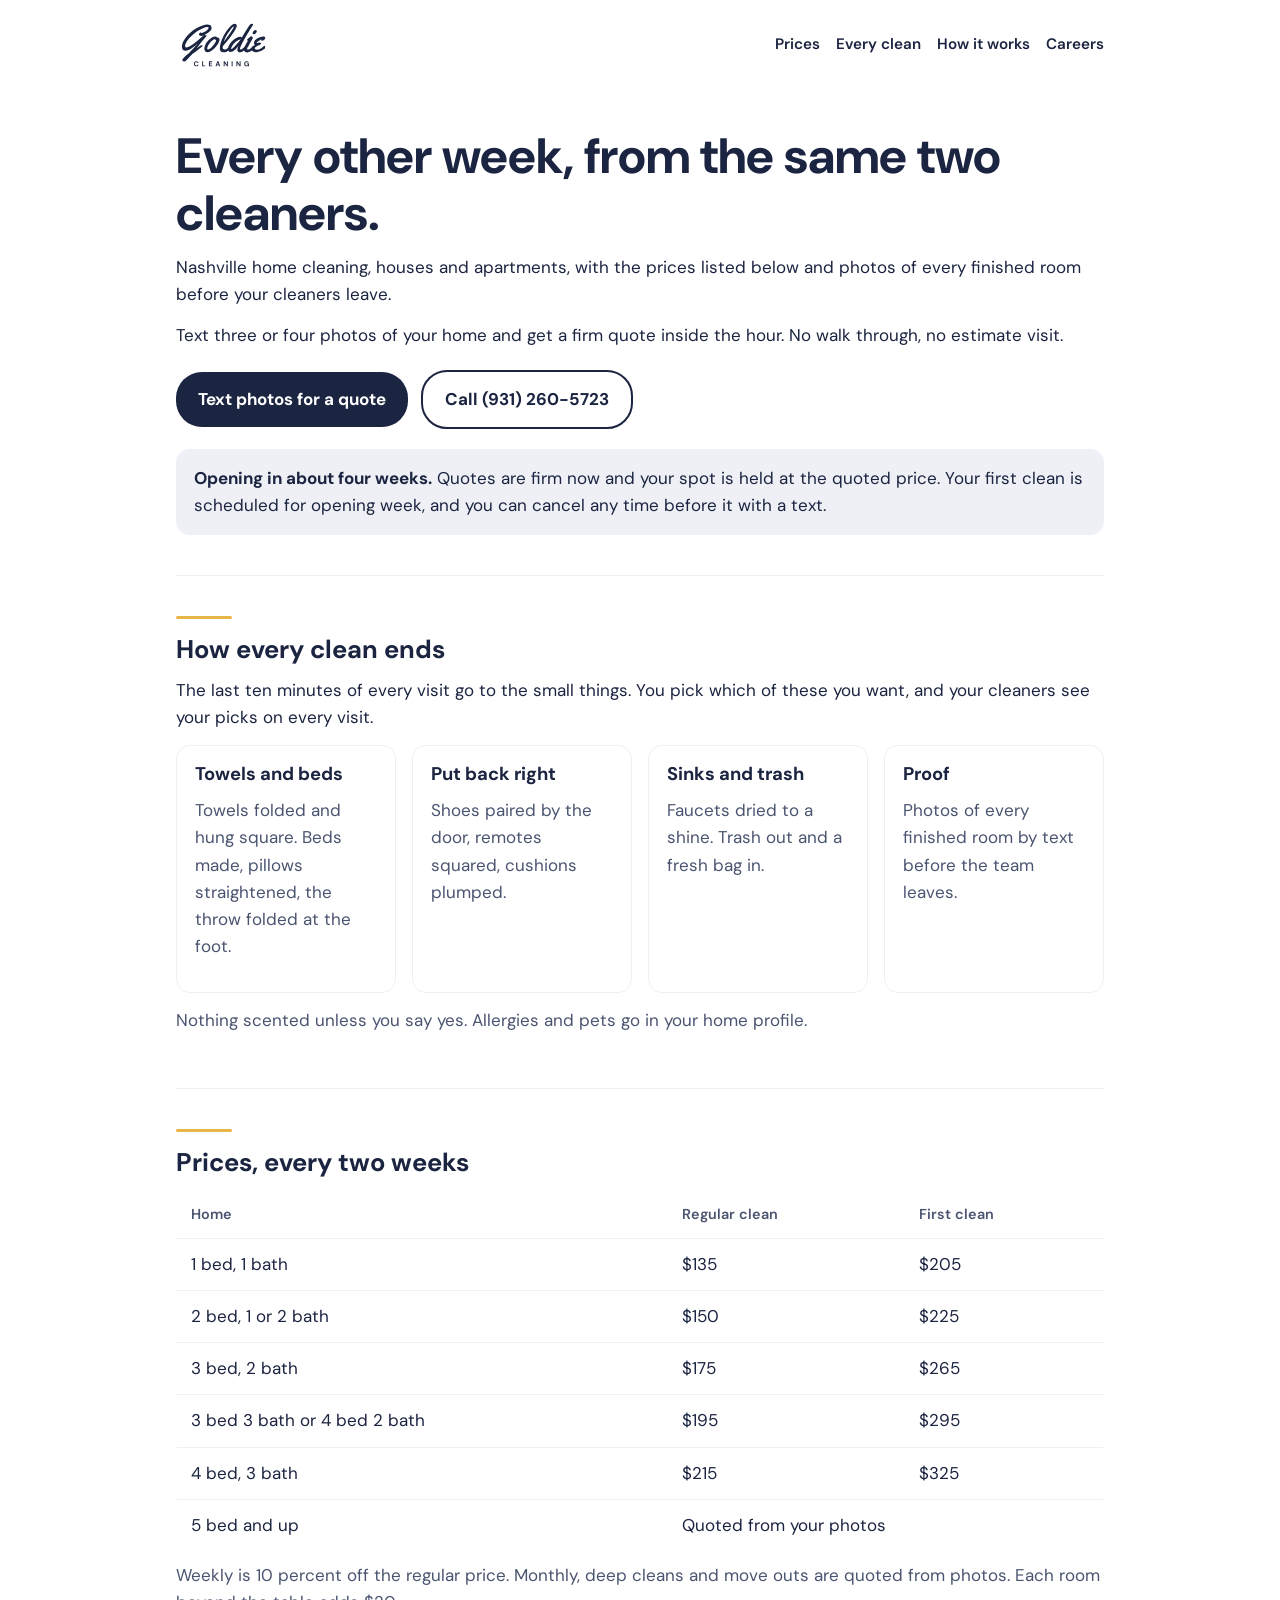
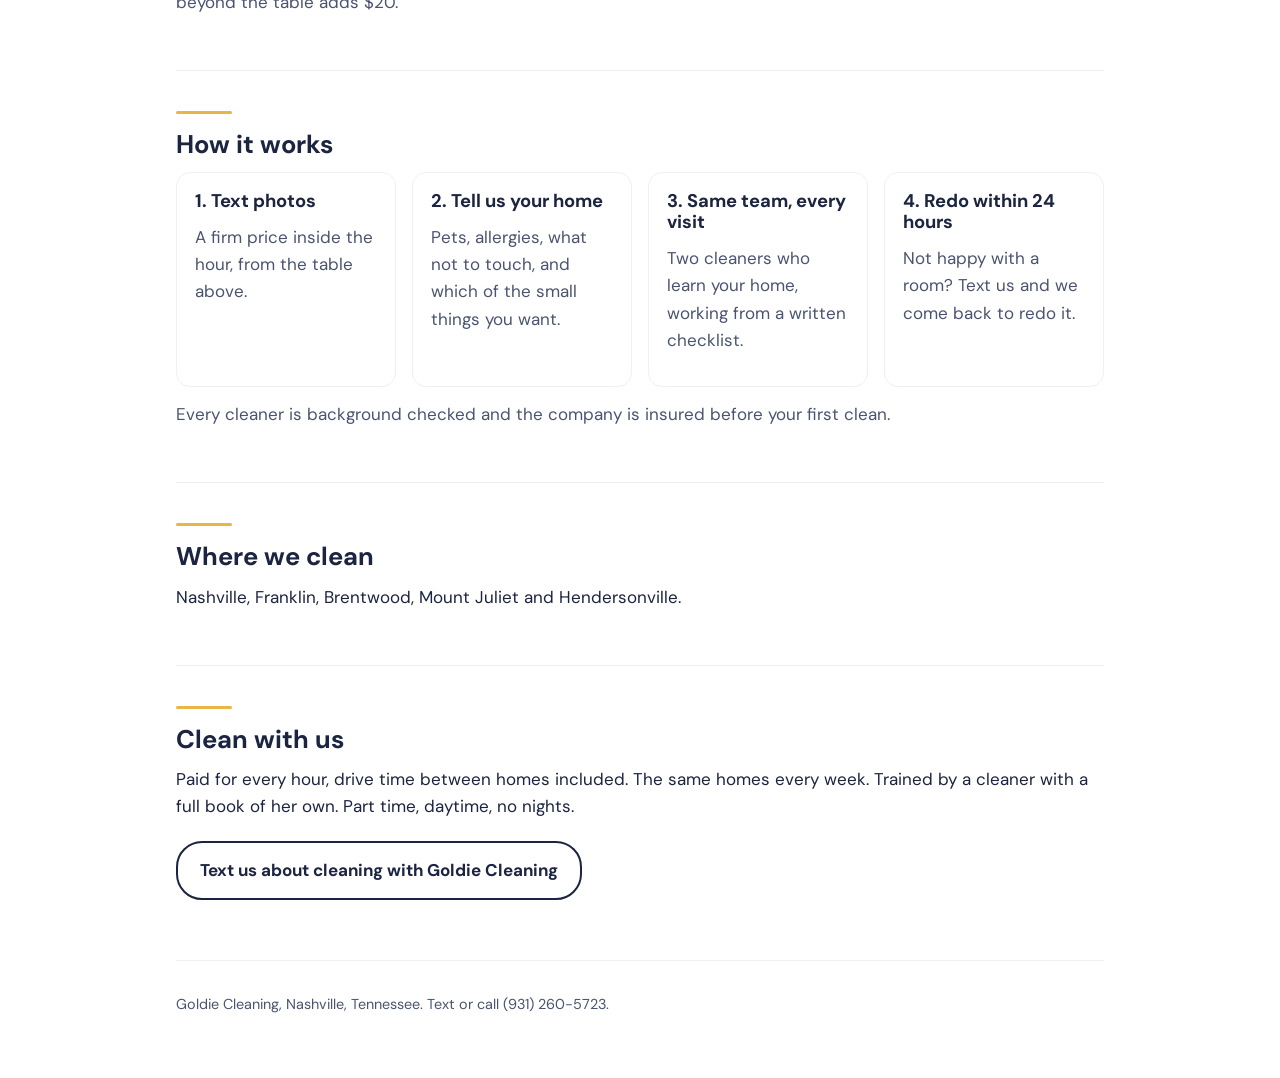
<file: index.html>
<!doctype html>
<html lang="en">
<head>
<meta charset="utf-8">
<meta name="viewport" content="width=device-width, initial-scale=1">
<title>Goldie Cleaning | Nashville, Prices Listed</title>
<meta name="description" content="Nashville home cleaning, houses and apartments, with published prices, the same two cleaners every visit, and photos of every finished room. Text photos for a firm quote inside the hour.">
<meta property="og:title" content="Goldie Cleaning | Nashville, Prices Listed">
<meta property="og:description" content="Every other week, from the same two cleaners. Published prices and photos of every finished room.">
<meta property="og:image" content="assets/mark.svg">
<link rel="icon" href="assets/mark.svg" type="image/svg+xml">
<link rel="stylesheet" href="assets/site.css">
<script type="application/ld+json">
{"@context":"https://schema.org","@type":"HouseCleaningService","name":"Goldie Cleaning","telephone":"+1-931-260-5723","areaServed":["Nashville TN","Franklin TN","Brentwood TN","Mount Juliet TN","Hendersonville TN"],"priceRange":"$135 to $325"}
</script>
</head>
<body>
<div class="wrap">
<header class="top">
  <a href="./"><picture><source srcset="assets/lockup-light.svg" media="(prefers-color-scheme: dark)"><img src="assets/lockup.svg" alt="Goldie Cleaning"></picture></a>
  <nav><a href="#prices">Prices</a><a href="#every-clean">Every clean</a><a href="#how">How it works</a><a href="#careers">Careers</a></nav>
</header>

<section>
  <h1>Every other week, from the same two cleaners.</h1>
  <p>Nashville home cleaning, houses and apartments, with the prices listed below and photos of every finished room before your cleaners leave.</p>
  <p>Text three or four photos of your home and get a firm quote inside the hour. No walk through, no estimate visit.</p>
  <p>
    <a class="cta" href="sms:+19312605723&amp;body=Hi%2C%20I%27d%20like%20a%20cleaning%20quote.%20Here%20are%20a%20few%20photos%20of%20my%20home." onclick="if(window.gtag){gtag('event','text_click')}">Text photos for a quote</a>
    <a class="cta alt" href="tel:+19312605723" onclick="if(window.gtag){gtag('event','call_click')}">Call (931) 260-5723</a>
  </p>
  <div class="note"><strong>Opening in about four weeks.</strong> Quotes are firm now and your spot is held at the quoted price. Your first clean is scheduled for opening week, and you can cancel any time before it with a text.</div>
</section>

<section id="every-clean">
  <div class="rule"></div>
  <h2>How every clean ends</h2>
  <p>The last ten minutes of every visit go to the small things. You pick which of these you want, and your cleaners see your picks on every visit.</p>
  <div class="grid">
    <div class="card"><h3>Towels and beds</h3><p class="muted">Towels folded and hung square. Beds made, pillows straightened, the throw folded at the foot.</p></div>
    <div class="card"><h3>Put back right</h3><p class="muted">Shoes paired by the door, remotes squared, cushions plumped.</p></div>
    <div class="card"><h3>Sinks and trash</h3><p class="muted">Faucets dried to a shine. Trash out and a fresh bag in.</p></div>
    <div class="card"><h3>Proof</h3><p class="muted">Photos of every finished room by text before the team leaves.</p></div>
  </div>
  <p class="muted" style="margin-top:14px">Nothing scented unless you say yes. Allergies and pets go in your home profile.</p>
</section>

<section id="prices">
  <div class="rule"></div>
  <h2>Prices, every two weeks</h2>
  <table>
    <tr><th>Home</th><th>Regular clean</th><th>First clean</th></tr>
    <tr><td>1 bed, 1 bath</td><td>$135</td><td>$205</td></tr>
    <tr><td>2 bed, 1 or 2 bath</td><td>$150</td><td>$225</td></tr>
    <tr><td>3 bed, 2 bath</td><td>$175</td><td>$265</td></tr>
    <tr><td>3 bed 3 bath or 4 bed 2 bath</td><td>$195</td><td>$295</td></tr>
    <tr><td>4 bed, 3 bath</td><td>$215</td><td>$325</td></tr>
    <tr><td>5 bed and up</td><td colspan="2">Quoted from your photos</td></tr>
  </table>
  <p class="muted" style="margin-top:10px">Weekly is 10 percent off the regular price. Monthly, deep cleans and move outs are quoted from photos. Each room beyond the table adds $20.</p>
</section>

<section id="how">
  <div class="rule"></div>
  <h2>How it works</h2>
  <div class="grid">
    <div class="card"><h3>1. Text photos</h3><p class="muted">A firm price inside the hour, from the table above.</p></div>
    <div class="card"><h3>2. Tell us your home</h3><p class="muted">Pets, allergies, what not to touch, and which of the small things you want.</p></div>
    <div class="card"><h3>3. Same team, every visit</h3><p class="muted">Two cleaners who learn your home, working from a written checklist.</p></div>
    <div class="card"><h3>4. Redo within 24 hours</h3><p class="muted">Not happy with a room? Text us and we come back to redo it.</p></div>
  </div>
  <p class="muted" style="margin-top:14px">Every cleaner is background checked and the company is insured before your first clean.</p>
</section>

<section id="areas">
  <div class="rule"></div>
  <h2>Where we clean</h2>
  <p>Nashville, Franklin, Brentwood, Mount Juliet and Hendersonville.</p>
</section>

<section id="careers">
  <div class="rule"></div>
  <h2>Clean with us</h2>
  <p>Paid for every hour, drive time between homes included. The same homes every week. Trained by a cleaner with a full book of her own. Part time, daytime, no nights.</p>
  <p><a class="cta alt" href="sms:+19312605723&amp;body=Hi%2C%20I%27m%20interested%20in%20cleaning%20with%20Goldie%20Cleaning.">Text us about cleaning with Goldie Cleaning</a></p>
</section>

<footer>
  <p>Goldie Cleaning, Nashville, Tennessee. Text or call (931) 260-5723.</p>
</footer>
</div>
</body>
</html>
</file>
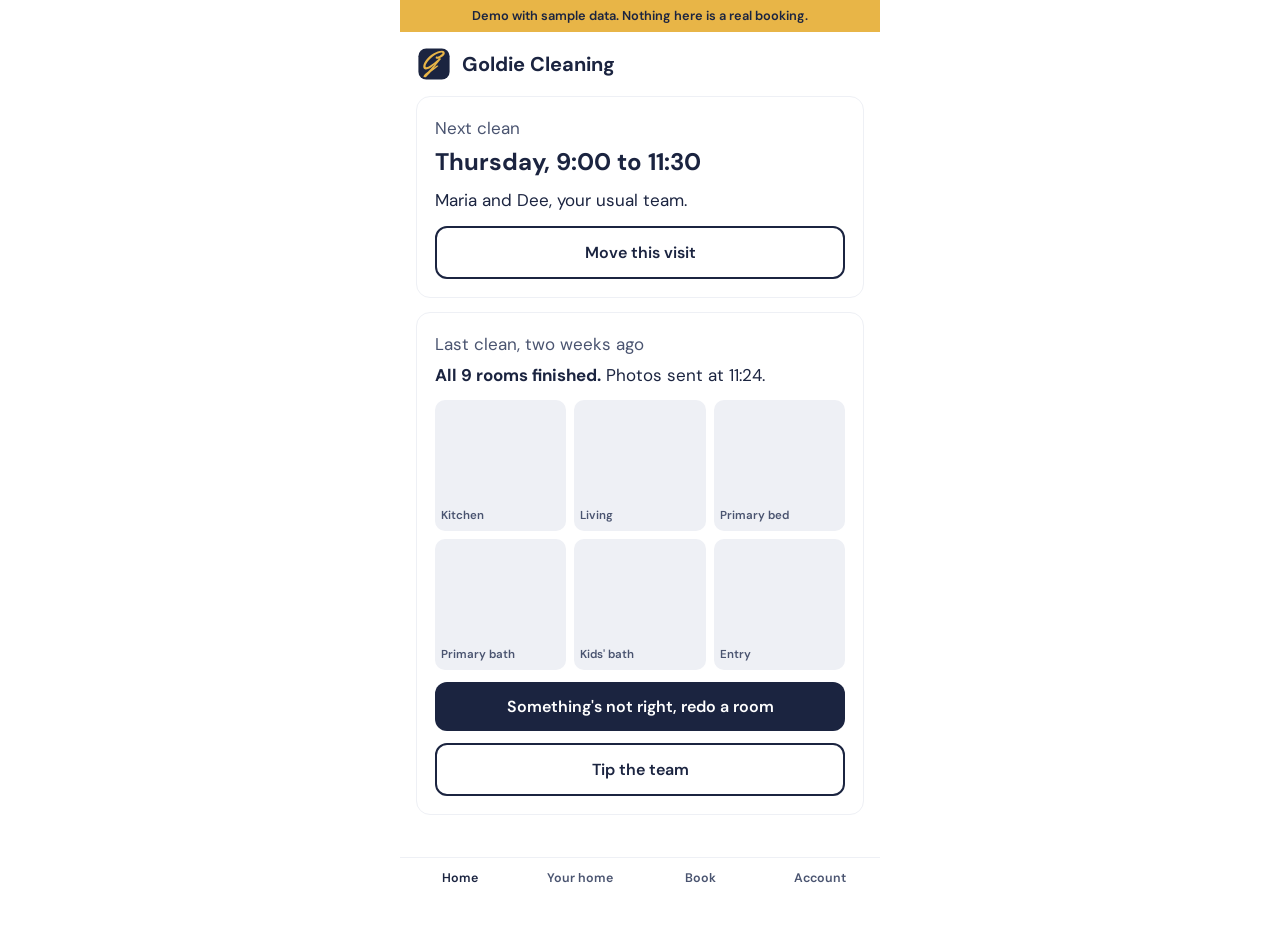
<file: app/index.html>
<!doctype html>
<html lang="en">
<head>
<meta charset="utf-8">
<meta name="viewport" content="width=device-width, initial-scale=1, viewport-fit=cover">
<title>Goldie Cleaning App</title>
<meta name="description" content="Prototype of the Goldie Cleaning client app: your home profile, your schedule, photos of every finished room.">
<meta name="theme-color" content="#1B2440">
<link rel="manifest" href="manifest.json">
<link rel="icon" href="../assets/mark.svg" type="image/svg+xml">
<link rel="apple-touch-icon" href="../assets/mark.svg">
<link rel="stylesheet" href="../assets/site.css">
<style>
body{padding-bottom:84px;max-width:480px;margin:0 auto}
nav.tabs{max-width:480px;margin:0 auto}
.demo{background:var(--gold);color:#1B2440;text-align:center;font-size:.8rem;font-weight:600;padding:6px 16px}
.bar{display:flex;align-items:center;gap:10px;padding:14px 16px}
.bar img{width:36px;height:36px}.bar b{font-weight:700;font-size:1.25rem;color:var(--brand)}
.screen{display:none;padding:0 16px 16px}.screen.on{display:block}
.card{margin-bottom:14px}
.big{font-weight:700;font-size:1.5rem;color:var(--brand);margin:0}
.photos{display:grid;grid-template-columns:repeat(3,1fr);gap:8px;margin-top:10px}
.ph{aspect-ratio:1;border-radius:10px;background:var(--mist);display:flex;align-items:flex-end;padding:6px;font-size:.72rem;font-weight:600;color:var(--muted)}
.row{display:flex;justify-content:space-between;align-items:center;gap:12px;padding:12px 0;border-bottom:1px solid var(--mist)}
.row:last-child{border-bottom:0}.row small{display:block;color:var(--muted);font-size:.85rem}
.sw{position:relative;width:50px;height:30px;flex:none}.sw input{opacity:0;width:0;height:0}
.sw span{position:absolute;inset:0;background:var(--mist);border-radius:30px;transition:.2s}
.sw span:before{content:"";position:absolute;width:24px;height:24px;left:3px;top:3px;background:#fff;border-radius:50%;transition:.2s}
.sw input:checked+span{background:var(--brand)}.sw input:checked+span:before{transform:translateX(20px)}
textarea,input[type=text],select{width:100%;font:inherit;padding:10px 12px;border:1px solid var(--mist);border-radius:10px;background:var(--bg);color:var(--ink)}
label.f{display:block;font-weight:600;margin:12px 0 6px}
.btn{display:block;width:100%;text-align:center;background:var(--brand);color:var(--on-brand);border:0;border-radius:12px;padding:14px;font:600 1rem 'DM Sans',sans-serif;margin-top:12px;cursor:pointer}
.btn.alt{background:transparent;color:var(--brand);border:2px solid var(--brand)}
nav.tabs{position:fixed;left:0;right:0;bottom:0;display:flex;background:var(--card);border-top:1px solid var(--mist);padding-bottom:env(safe-area-inset-bottom)}
nav.tabs button{flex:1;background:none;border:0;padding:12px 4px 14px;font:600 .78rem 'DM Sans',sans-serif;color:var(--muted);cursor:pointer}
nav.tabs button.on{color:var(--brand)}
.pill{display:inline-block;background:var(--mist);border-radius:20px;padding:3px 10px;font-size:.8rem;font-weight:600;margin:2px 4px 2px 0}
.toast{position:fixed;left:16px;right:16px;bottom:96px;background:var(--brand);color:var(--on-brand);padding:12px 16px;border-radius:12px;font-weight:600;display:none}
</style>
</head>
<body>
<div class="demo">Demo with sample data. Nothing here is a real booking.</div>
<div class="bar"><img src="../assets/mark.svg" alt=""><b>Goldie Cleaning</b></div>

<main>
<div class="screen on" id="s-home">
  <div class="card">
    <p class="muted" style="margin:0">Next clean</p>
    <p class="big">Thursday, 9:00 to 11:30</p>
    <p style="margin:6px 0 0">Maria and Dee, your usual team.</p>
    <button class="btn alt" onclick="toast('In the real app this opens two new times to pick from.')">Move this visit</button>
  </div>
  <div class="card">
    <p class="muted" style="margin:0">Last clean, two weeks ago</p>
    <p style="margin:4px 0 0"><strong>All 9 rooms finished.</strong> Photos sent at 11:24.</p>
    <div class="photos">
      <div class="ph">Kitchen</div><div class="ph">Living</div><div class="ph">Primary bed</div>
      <div class="ph">Primary bath</div><div class="ph">Kids' bath</div><div class="ph">Entry</div>
    </div>
    <button class="btn" onclick="toast('Redo requested. Someone texts you within the hour to set a time inside 24 hours.')">Something's not right, redo a room</button>
    <button class="btn alt" onclick="toast('Tip sent to Maria and Dee, split evenly.')">Tip the team</button>
  </div>
</div>

<div class="screen" id="s-mine">
  <h2>Your home</h2>
  <p class="muted">Your cleaners see this on every visit.</p>
  <div class="card" id="finish"></div>
  <div class="card">
    <label class="f" for="pets">Pets</label><input type="text" id="pets" value="Biscuit, golden retriever, friendly, stays in the yard">
    <label class="f" for="allergy">Allergies</label><input type="text" id="allergy" value="Tree nuts in the house">
    <label class="f" for="dont">Please don't touch</label><textarea id="dont" rows="2">Paperwork on the office desk. The piano.</textarea>
    <label class="f" for="bdays">Birthdays we can remember</label><input type="text" id="bdays" value="Sam, 14 March. Lily, 2 June.">
    <label class="f" for="entry">How we get in</label>
    <select id="entry"><option>Smart lock code, set for the cleaning window</option><option>Our lockbox</option><option>Someone is home</option></select>
    <button class="btn" onclick="save()">Save</button>
  </div>
</div>

<div class="screen" id="s-book">
  <h2>Quote or add a clean</h2>
  <p class="muted">Send three or four photos and get a firm price inside the hour.</p>
  <div class="card">
    <label class="f" for="what">What do you need</label>
    <select id="what"><option>A deep clean before the holidays</option><option>A move out clean</option><option>An extra regular clean this month</option><option>A gift clean for someone else</option></select>
    <label class="f" for="when">When</label><input type="text" id="when" placeholder="Any weekday the week of the 16th">
    <button class="btn alt" onclick="toast('In the real app this opens your camera.')">Add photos</button>
    <button class="btn" onclick="toast('Sent. A firm price comes back by text inside the hour.')">Get my price</button>
  </div>
</div>

<div class="screen" id="s-acct">
  <h2>Account</h2>
  <div class="card">
    <div class="row"><div>Every two weeks, Thursdays<small>3 bed, 2 bath</small></div><b>$175</b></div>
    <div class="row"><div>Card on file<small>Charged after each clean</small></div><span class="pill">Visa 4242</span></div>
    <div class="row"><div>Skip a visit<small>Free with 48 hours' notice</small></div><button class="pill" style="border:0;cursor:pointer" onclick="toast('Skipped. Your next clean is in four weeks.')">Skip next</button></div>
  </div>
  <div class="card">
    <h3>Give a clean, get a clean</h3>
    <p class="muted">When a friend books and finishes their second clean, you both get $25 off.</p>
    <button class="btn" onclick="toast('Your link is copied.')">Share my link</button>
  </div>
</div>
</main>

<div class="toast" id="toast"></div>
<nav class="tabs">
  <button class="on" data-s="s-home">Home</button>
  <button data-s="s-mine">Your home</button>
  <button data-s="s-book">Book</button>
  <button data-s="s-acct">Account</button>
</nav>

<script>
const FINISH=[["towels","Towels folded and hung square",true],["beds","Beds made, pillows squared",true],["shoes","Shoes paired, remotes squared",true],["light","Entry light on if you're home after dark",true],["scent","A light scent",false],["card","A card on your birthday",true]];
let prefs={};try{prefs=JSON.parse(localStorage.getItem('whistle-prefs')||'{}')}catch(e){}
const f=document.getElementById('finish');
f.innerHTML='<h3>How every clean ends</h3>'+FINISH.map(([k,t,d])=>{const on=k in prefs?prefs[k]:d;return `<div class="row"><div>${t}</div><label class="sw"><input type="checkbox" data-k="${k}" ${on?'checked':''}><span></span></label></div>`}).join('');
f.addEventListener('change',e=>{const k=e.target.dataset.k;if(!k)return;prefs[k]=e.target.checked;try{localStorage.setItem('whistle-prefs',JSON.stringify(prefs))}catch(_){};toast('Saved. Your team will see this on the next visit.')});
document.querySelectorAll('nav.tabs button').forEach(b=>b.onclick=()=>{document.querySelectorAll('nav.tabs button').forEach(x=>x.classList.toggle('on',x===b));document.querySelectorAll('.screen').forEach(s=>s.classList.toggle('on',s.id===b.dataset.s));window.scrollTo(0,0)});
function toast(m){const t=document.getElementById('toast');t.textContent=m;t.style.display='block';clearTimeout(t._h);t._h=setTimeout(()=>t.style.display='none',2600)}
function save(){toast('Saved. Your team will see this on the next visit.')}
</script>
</body>
</html>
</file>
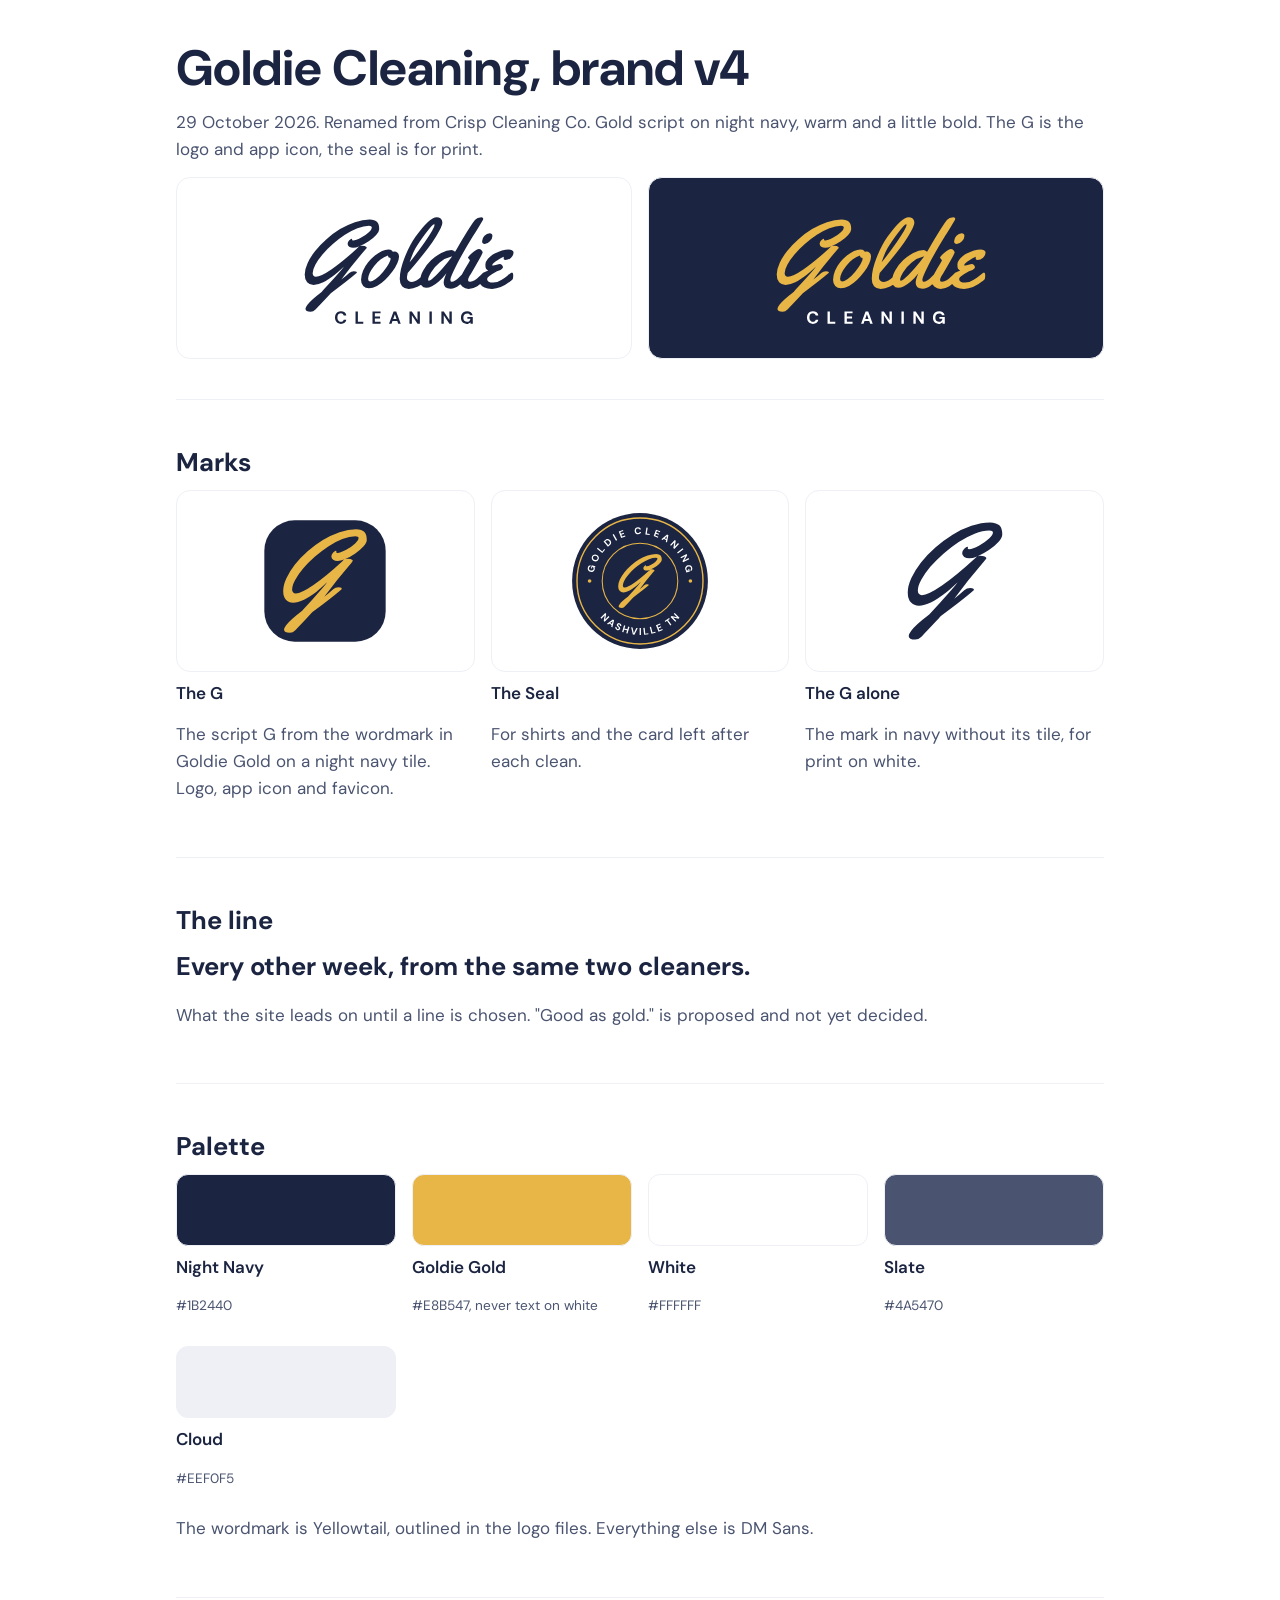
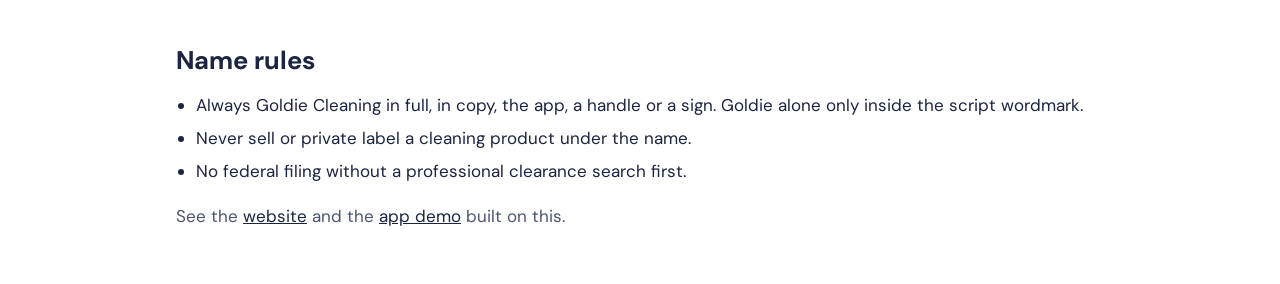
<file: brand/index.html>
<!doctype html>
<html lang="en">
<head>
<meta charset="utf-8">
<meta name="viewport" content="width=device-width, initial-scale=1">
<title>Goldie Cleaning Brand</title>
<meta name="robots" content="noindex">
<link rel="icon" href="../assets/mark.svg" type="image/svg+xml">
<link rel="stylesheet" href="../assets/site.css">
<style>
.logo{background:#FFFFFF;display:flex;align-items:center;justify-content:center;min-height:180px;border:1px solid var(--mist);border-radius:14px;padding:20px}
.logo img{max-width:100%;max-height:140px}
.logo.dark{background:#1B2440}
.sw{height:72px;border-radius:12px;border:1px solid var(--mist)}
.lbl{font-weight:600;margin-top:8px}.hex{color:var(--muted);font-size:.85rem}
ul.rules{padding-left:20px}ul.rules li{margin-bottom:6px}
</style>
</head>
<body>
<div class="wrap">
<section>
  <h1>Goldie Cleaning, brand v4</h1>
  <p class="muted">29 October 2026. Renamed from Crisp Cleaning Co. Gold script on night navy, warm and a little bold. The G is the logo and app icon, the seal is for print.</p>
  <div class="grid"><div class="logo"><img src="../assets/lockup.svg" alt="Goldie Cleaning lockup on white"></div><div class="logo dark"><img src="../assets/lockup-light.svg" alt="Goldie Cleaning lockup on night navy"></div></div>
</section>
<section>
  <h2>Marks</h2>
  <div class="grid">
    <div><div class="logo"><img src="../assets/mark.svg" alt="The G mark"></div><p class="lbl">The G</p><p class="muted">The script G from the wordmark in Goldie Gold on a night navy tile. Logo, app icon and favicon.</p></div>
    <div><div class="logo"><img src="../assets/seal.svg" alt="The seal"></div><p class="lbl">The Seal</p><p class="muted">For shirts and the card left after each clean.</p></div>
    <div><div class="logo"><img src="../assets/mark-g.svg" alt="The G without its tile"></div><p class="lbl">The G alone</p><p class="muted">The mark in navy without its tile, for print on white.</p></div>
  </div>
</section>
<section>
  <h2>The line</h2>
  <p style="font-size:1.6rem;font-weight:700;color:var(--brand)">Every other week, from the same two cleaners.</p>
  <p class="muted">What the site leads on until a line is chosen. "Good as gold." is proposed and not yet decided.</p>
</section>
<section>
  <h2>Palette</h2>
  <div class="grid">
    <div><div class="sw" style="background:#1B2440"></div><p class="lbl">Night Navy</p><p class="hex">#1B2440</p></div>
    <div><div class="sw" style="background:#E8B547"></div><p class="lbl">Goldie Gold</p><p class="hex">#E8B547, never text on white</p></div>
    <div><div class="sw" style="background:#FFFFFF"></div><p class="lbl">White</p><p class="hex">#FFFFFF</p></div>
    <div><div class="sw" style="background:#4A5470"></div><p class="lbl">Slate</p><p class="hex">#4A5470</p></div>
    <div><div class="sw" style="background:#EEF0F5"></div><p class="lbl">Cloud</p><p class="hex">#EEF0F5</p></div>
  </div>
  <p class="muted" style="margin-top:12px">The wordmark is Yellowtail, outlined in the logo files. Everything else is DM Sans.</p>
</section>
<section>
  <h2>Name rules</h2>
  <ul class="rules">
    <li>Always Goldie Cleaning in full, in copy, the app, a handle or a sign. Goldie alone only inside the script wordmark.</li>
    <li>Never sell or private label a cleaning product under the name.</li>
    <li>No federal filing without a professional clearance search first.</li>
  </ul>
  <p class="muted">See the <a href="../">website</a> and the <a href="../app/">app demo</a> built on this.</p>
</section>
</div>
</body>
</html>
</file>
<file: assets/site.css>
@import url('https://fonts.googleapis.com/css2?family=DM+Sans:opsz,wght@9..40,400;9..40,600;9..40,700&display=swap');
:root{--brand:#1B2440;--brand2:#2A3760;--gold:#E8B547;--ink:#1B2440;--mist:#EEF0F5;--muted:#4A5470;--card:#FFFFFF;--bg:#FFFFFF;--on-brand:#FFFFFF}
@media (prefers-color-scheme: dark){:root:not([data-theme="light"]){--bg:#121829;--ink:#EEF1F7;--muted:#A9B1C6;--card:#1A2236;--mist:#26304A;--brand:#E8B547;--brand2:#F3CF7A;--on-brand:#121829}}
:root[data-theme="dark"]{--bg:#121829;--ink:#EEF1F7;--muted:#A9B1C6;--card:#1A2236;--mist:#26304A;--brand:#E8B547;--brand2:#F3CF7A;--on-brand:#121829}
*{box-sizing:border-box}html{-webkit-text-size-adjust:100%}
body{margin:0;background:var(--bg);color:var(--ink);font:17px/1.6 'DM Sans',-apple-system,Segoe UI,Helvetica,Arial,sans-serif}
h1,h2,h3{font-family:'DM Sans',-apple-system,Segoe UI,Helvetica,Arial,sans-serif;font-weight:700;line-height:1.15;color:var(--brand);margin:0 0 12px}
h1{font-size:clamp(2rem,6vw,3.1rem)}h2{font-size:1.6rem;margin-top:8px}h3{font-size:1.15rem}
a{color:var(--brand)}p{margin:0 0 14px}.muted{color:var(--muted)}
.wrap{max-width:960px;margin:0 auto;padding:0 16px}
header.top{display:flex;align-items:center;justify-content:space-between;gap:12px;padding:16px 0}
header.top img{height:56px;width:auto;display:block}
header.top nav a{margin-left:16px;text-decoration:none;font-weight:600;font-size:.95rem}
section{padding:40px 0;border-top:1px solid var(--mist)}section:first-of-type{border-top:0}
.cta{display:inline-block;background:var(--brand);color:var(--on-brand);text-decoration:none;font-weight:700;padding:14px 22px;border-radius:26px;margin:6px 8px 6px 0}
.cta.alt{background:transparent;color:var(--brand);border:2px solid var(--brand)}
.grid{display:grid;gap:16px;grid-template-columns:repeat(auto-fit,minmax(220px,1fr))}
.card{background:var(--card);border:1px solid var(--mist);border-radius:14px;padding:18px}
table{width:100%;border-collapse:collapse;background:var(--card);border:1px solid var(--mist);border-radius:14px;overflow:hidden}
td,th{padding:12px 14px;text-align:left;border-bottom:1px solid var(--mist)}th{color:var(--muted);font-weight:600;font-size:.9rem}tr:last-child td{border-bottom:0}
.rule{height:3px;width:56px;background:var(--gold);margin:0 0 16px;border-radius:2px}
.note{background:var(--mist);border-radius:14px;padding:16px 18px}
ol.finish{padding-left:20px}ol.finish li{margin-bottom:6px}
footer{padding:32px 0 48px;color:var(--muted);font-size:.9rem;border-top:1px solid var(--mist)}
@media (max-width:640px){header.top nav{display:none}}
</file>
